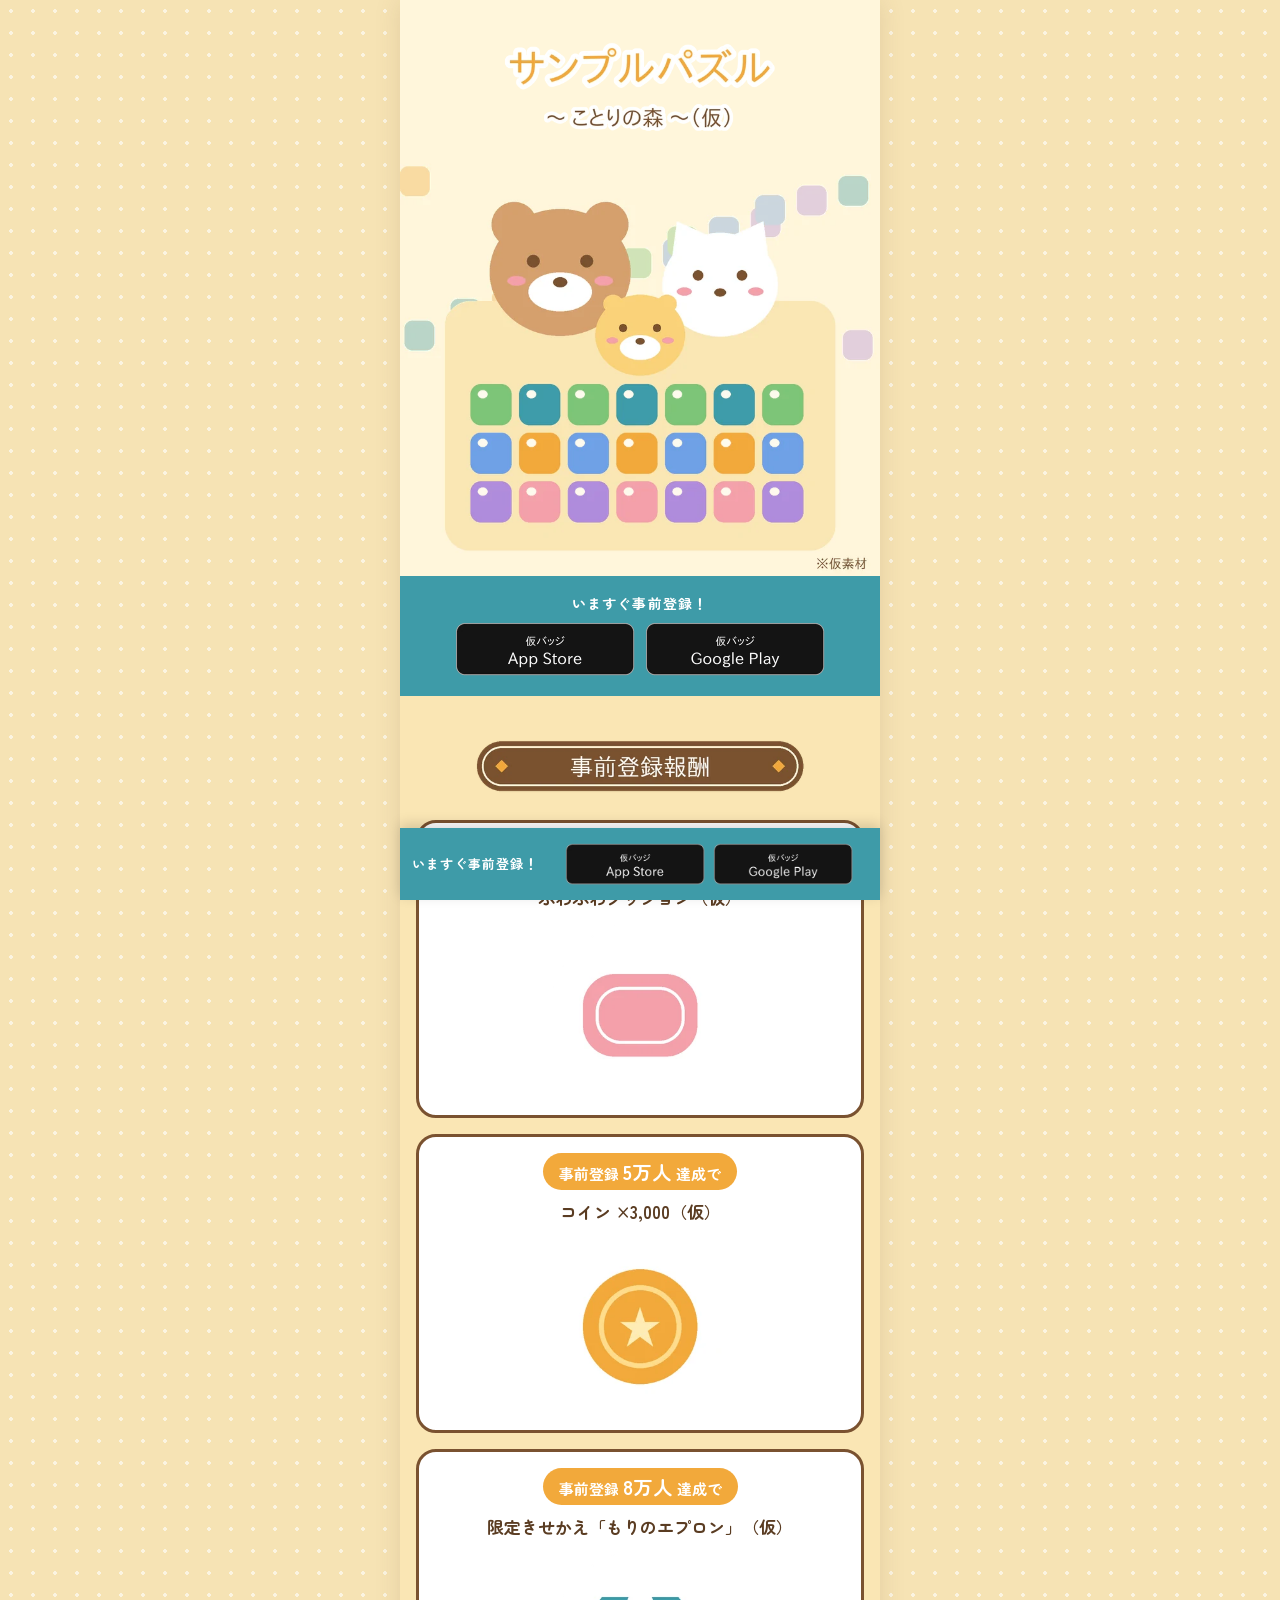
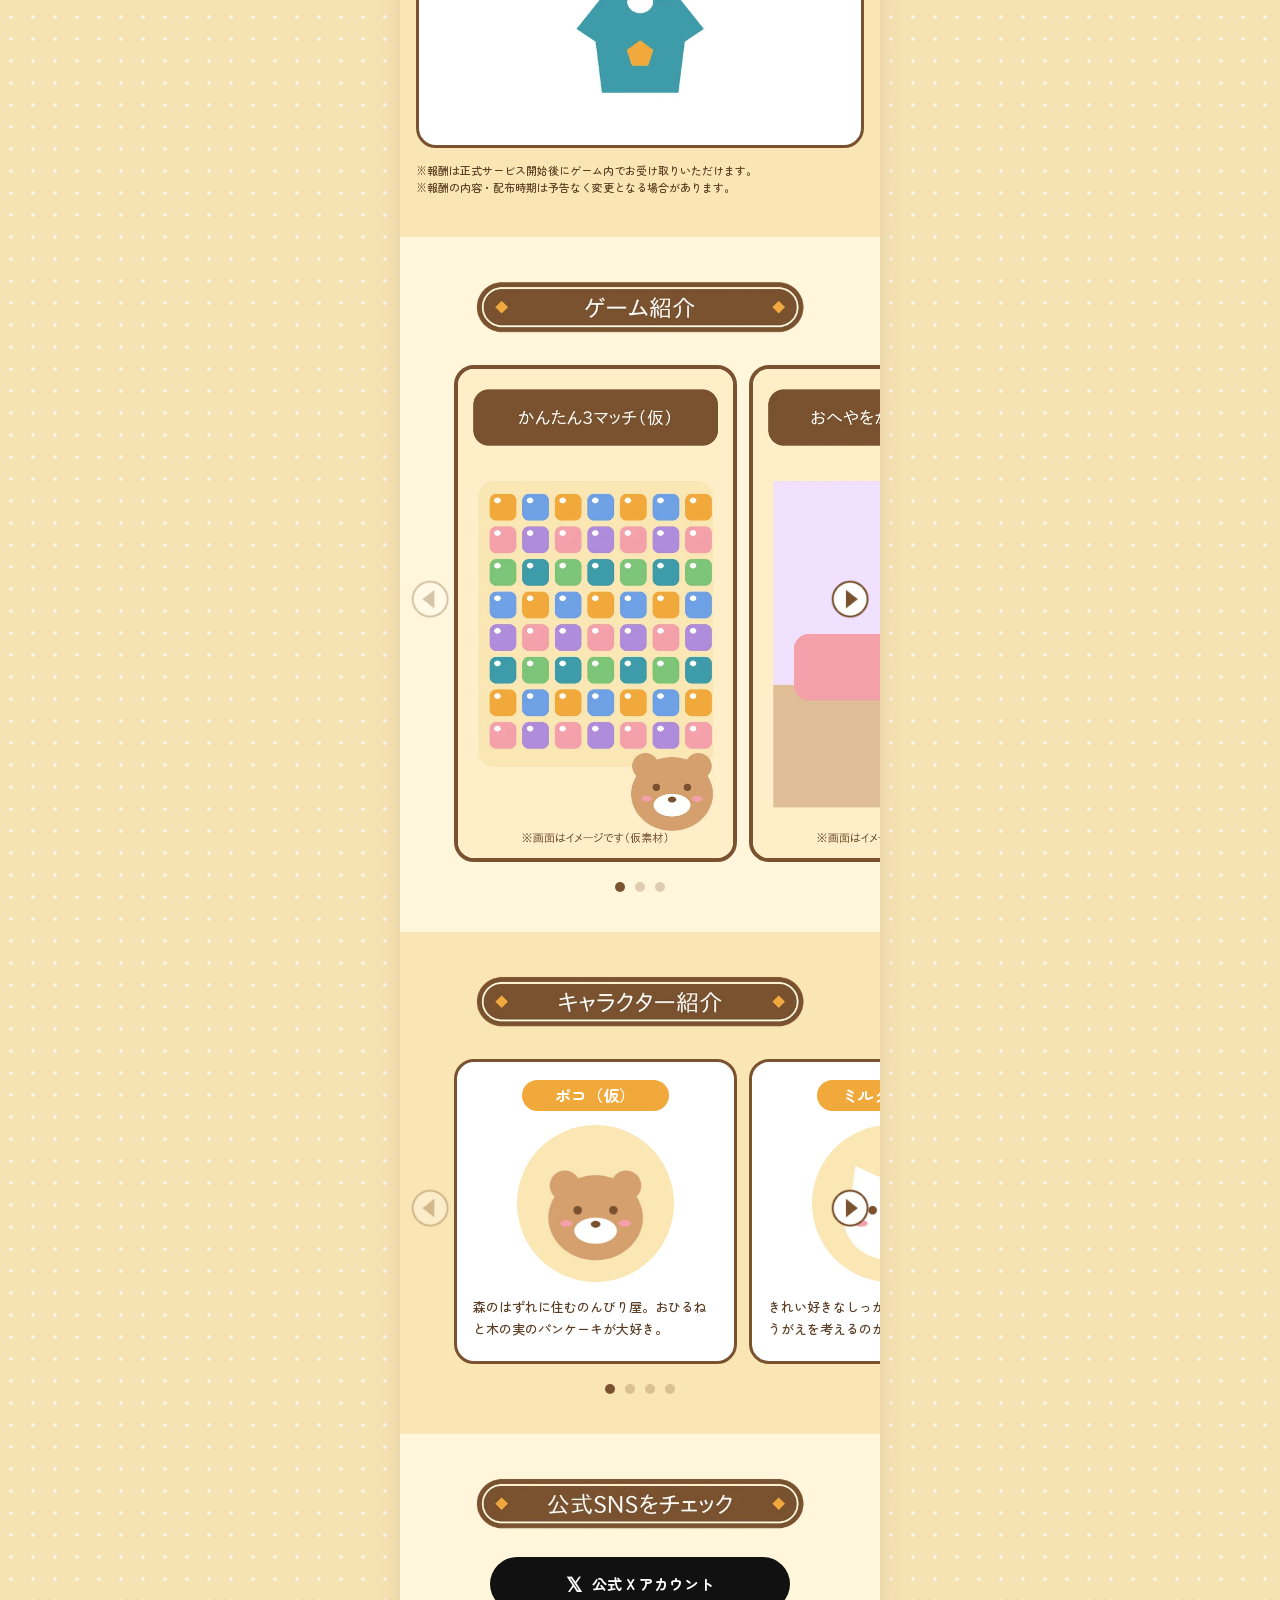
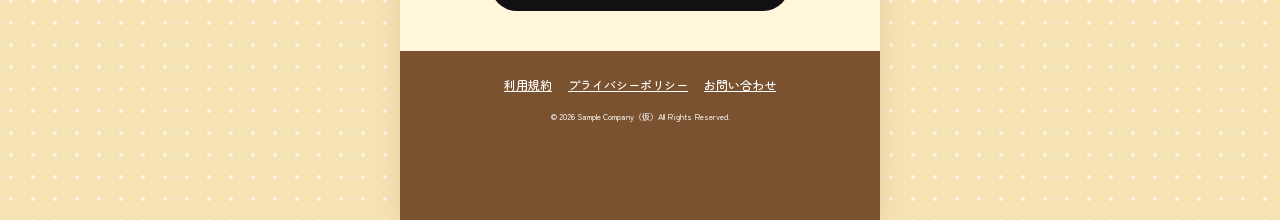
<file: lp/index.html>
<!DOCTYPE html>
<html lang="ja">
<head>
  <meta charset="UTF-8">
  <meta name="viewport" content="width=device-width, initial-scale=1, viewport-fit=cover">
  <title>サンプルパズル（仮）｜事前登録受付中</title>
  <meta name="description" content="かんたん3マッチパズル「サンプルパズル（仮）」の事前登録受付中！登録者数に応じて報酬をプレゼント。">

  <!-- OGP / Twitter カード（URL は config.js と合わせて管理） -->
  <meta property="og:type" content="website">
  <meta property="og:site_name" content="サンプルパズル（仮）">
  <meta property="og:title" content="サンプルパズル（仮）｜事前登録受付中">
  <meta property="og:description" content="かんたん3マッチパズル「サンプルパズル（仮）」の事前登録受付中！">
  <meta property="og:url" content="https://example.com/">
  <meta property="og:image" content="https://example.com/assets/img/ogp.png">
  <meta property="og:image:width" content="1200">
  <meta property="og:image:height" content="630">
  <meta property="og:locale" content="ja_JP">
  <meta name="twitter:card" content="summary_large_image">
  <meta name="twitter:site" content="@example_sample_puzzle">

  <link rel="preconnect" href="https://fonts.googleapis.com">
  <link rel="preconnect" href="https://fonts.gstatic.com" crossorigin>
  <!-- Web フォントは描画をブロックしないよう非同期で読み込む（届くまではシステムフォントで表示） -->
  <link rel="preload" as="style" href="https://fonts.googleapis.com/css2?family=Zen+Maru+Gothic:wght@500;700&display=swap" onload="this.onload=null;this.rel='stylesheet'">
  <noscript><link rel="stylesheet" href="https://fonts.googleapis.com/css2?family=Zen+Maru+Gothic:wght@500;700&display=swap"></noscript>
  <link rel="stylesheet" href="assets/css/style.css">
  <link rel="preload" as="image" href="assets/img/kv.webp" fetchpriority="high">

  <!-- OS 判定: 描画前に判定してボタンのちらつきを防ぐ。判定不可（PC 等）は両方表示 -->
  <script>
    (function () {
      var ua = navigator.userAgent;
      var os = "other";
      if (/iPhone|iPad|iPod/.test(ua) || (/Macintosh/.test(ua) && navigator.maxTouchPoints > 1)) os = "ios";
      else if (/Android/.test(ua)) os = "android";
      document.documentElement.setAttribute("data-os", os);
    })();
  </script>
  <script src="assets/js/config.js" defer></script>
  <script src="assets/js/main.js" defer></script>
</head>
<body>
  <div class="page">
    <main>
      <!-- S01 KV -->
      <header class="kv" id="s01">
        <img class="kv__image" src="assets/img/kv.webp" width="750" height="900" alt="サンプルパズル（仮）のキャラクターたちとパズル画面のイメージ" fetchpriority="high">
        <h1 class="kv__logo">
          <img src="assets/img/logo.webp" width="600" height="220" alt="サンプルパズル 〜ことりの森〜（仮）" decoding="async">
        </h1>
      </header>

      <!-- S02 CTA -->
      <section class="cta" id="s02" aria-label="事前登録">
        <p class="cta__lead">いますぐ事前登録！</p>
        <div class="store-buttons">
          <a class="store-button store-button--ios" data-href="store.ios" href="#">
            <img src="assets/img/badge_appstore.webp" width="360" height="108" alt="App Store で事前登録" decoding="async">
          </a>
          <a class="store-button store-button--android" data-href="store.android" href="#">
            <img src="assets/img/badge_googleplay.webp" width="360" height="108" alt="Google Play で事前登録" decoding="async">
          </a>
        </div>
      </section>

      <!-- S03 報酬 -->
      <section class="section reward" id="s03">
        <h2 class="section__heading">
          <img src="assets/img/h_reward.webp" width="640" height="110" alt="事前登録報酬" loading="lazy" decoding="async">
        </h2>
        <ol class="reward__list">
          <li class="reward-card">
            <p class="reward-card__count">事前登録 <strong>3万人</strong> 達成で</p>
            <p class="reward-card__name">ふわふわクッション（仮）</p>
            <img class="reward-card__image" src="assets/img/reward_1.webp" width="400" height="300" alt="" loading="lazy" decoding="async">
          </li>
          <li class="reward-card">
            <p class="reward-card__count">事前登録 <strong>5万人</strong> 達成で</p>
            <p class="reward-card__name">コイン ×3,000（仮）</p>
            <img class="reward-card__image" src="assets/img/reward_2.webp" width="400" height="300" alt="" loading="lazy" decoding="async">
          </li>
          <li class="reward-card">
            <p class="reward-card__count">事前登録 <strong>8万人</strong> 達成で</p>
            <p class="reward-card__name">限定きせかえ「もりのエプロン」（仮）</p>
            <img class="reward-card__image" src="assets/img/reward_3.webp" width="400" height="300" alt="" loading="lazy" decoding="async">
          </li>
        </ol>
        <p class="reward__note">
          ※報酬は正式サービス開始後にゲーム内でお受け取りいただけます。<br>
          ※報酬の内容・配布時期は予告なく変更となる場合があります。
        </p>
      </section>

      <!-- S04 ゲーム紹介 -->
      <section class="section game" id="s04">
        <h2 class="section__heading">
          <img src="assets/img/h_game.webp" width="640" height="110" alt="ゲーム紹介" loading="lazy" decoding="async">
        </h2>
        <div class="slider slider--screens" data-slider aria-label="ゲーム画面" aria-roledescription="carousel">
          <button class="slider__arrow slider__arrow--prev" type="button" aria-label="前のゲーム画面">
            <img src="assets/img/arrow_left.webp" width="96" height="96" alt="" loading="lazy" decoding="async">
          </button>
          <ul class="slider__track">
            <li class="slider__slide">
              <img class="screen" src="assets/img/ss_1.webp" width="540" height="960" alt="ゲーム画面1: 同じ色のブロックを3つそろえて消すパズル" loading="lazy" decoding="async">
            </li>
            <li class="slider__slide">
              <img class="screen" src="assets/img/ss_2.webp" width="540" height="960" alt="ゲーム画面2: 家具を置いておへやをかざる画面" loading="lazy" decoding="async">
            </li>
            <li class="slider__slide">
              <img class="screen" src="assets/img/ss_3.webp" width="540" height="960" alt="ゲーム画面3: なかまのキャラクター一覧" loading="lazy" decoding="async">
            </li>
          </ul>
          <button class="slider__arrow slider__arrow--next" type="button" aria-label="次のゲーム画面">
            <img src="assets/img/arrow_right.webp" width="96" height="96" alt="" loading="lazy" decoding="async">
          </button>
          <div class="slider__dots"></div>
        </div>
      </section>

      <!-- S05 キャラ紹介 -->
      <section class="section chara" id="s05">
        <h2 class="section__heading">
          <img src="assets/img/h_chara.webp" width="640" height="110" alt="キャラクター紹介" loading="lazy" decoding="async">
        </h2>
        <div class="slider slider--chara" data-slider aria-label="キャラクター" aria-roledescription="carousel">
          <button class="slider__arrow slider__arrow--prev" type="button" aria-label="前のキャラクター">
            <img src="assets/img/arrow_left.webp" width="96" height="96" alt="" loading="lazy" decoding="async">
          </button>
          <ul class="slider__track">
            <li class="slider__slide">
              <article class="chara-card">
                <h3 class="chara-card__name">ポコ（仮）</h3>
                <img class="chara-card__image" src="assets/img/chara_1.webp" width="400" height="400" alt="" loading="lazy" decoding="async">
                <p class="chara-card__text">森のはずれに住むのんびり屋。おひるねと木の実のパンケーキが大好き。</p>
              </article>
            </li>
            <li class="slider__slide">
              <article class="chara-card">
                <h3 class="chara-card__name">ミルク（仮）</h3>
                <img class="chara-card__image" src="assets/img/chara_2.webp" width="400" height="400" alt="" loading="lazy" decoding="async">
                <p class="chara-card__text">きれい好きなしっかり者。おへやのもようがえを考えるのが得意。</p>
              </article>
            </li>
            <li class="slider__slide">
              <article class="chara-card">
                <h3 class="chara-card__name">モカ（仮）</h3>
                <img class="chara-card__image" src="assets/img/chara_3.webp" width="400" height="400" alt="" loading="lazy" decoding="async">
                <p class="chara-card__text">元気いっぱいの食いしんぼう。ちょこちょこ走り回ってブロックを集める。</p>
              </article>
            </li>
            <li class="slider__slide">
              <article class="chara-card">
                <h3 class="chara-card__name">ソラ（仮）</h3>
                <img class="chara-card__image" src="assets/img/chara_4.webp" width="400" height="400" alt="" loading="lazy" decoding="async">
                <p class="chara-card__text">空をながめるのが好きな物知り。みんなにパズルのコツを教えてくれる。</p>
              </article>
            </li>
          </ul>
          <button class="slider__arrow slider__arrow--next" type="button" aria-label="次のキャラクター">
            <img src="assets/img/arrow_right.webp" width="96" height="96" alt="" loading="lazy" decoding="async">
          </button>
          <div class="slider__dots"></div>
        </div>
      </section>

      <!-- S06 SNS -->
      <section class="section sns" id="s06">
        <h2 class="section__heading">
          <img src="assets/img/h_sns.webp" width="640" height="110" alt="公式SNSをチェックしてね" loading="lazy" decoding="async">
        </h2>
        <a class="sns__button" data-href="sns.x" href="#">
          <span class="sns__icon" aria-hidden="true">𝕏</span>
          <span>公式 X アカウント</span>
        </a>
      </section>
    </main>

    <!-- S07 フッター -->
    <footer class="footer" id="s07">
      <ul class="footer__links">
        <li><a data-href="footer.terms" href="#">利用規約</a></li>
        <li><a data-href="footer.privacy" href="#">プライバシーポリシー</a></li>
        <li><a data-href="footer.contact" href="#">お問い合わせ</a></li>
      </ul>
      <p class="footer__copy"><small>&copy; 2026 Sample Company（仮）All Rights Reserved.</small></p>
    </footer>
  </div>

  <!-- C01 追従 CTA バー（S02 と同デザイン・常時表示） -->
  <aside class="follow-bar" id="c01" aria-label="事前登録">
    <div class="follow-bar__inner">
      <p class="cta__lead">いますぐ事前登録！</p>
      <div class="store-buttons">
        <a class="store-button store-button--ios" data-href="store.ios" href="#">
          <img src="assets/img/badge_appstore.webp" width="360" height="108" alt="App Store で事前登録" loading="lazy" decoding="async">
        </a>
        <a class="store-button store-button--android" data-href="store.android" href="#">
          <img src="assets/img/badge_googleplay.webp" width="360" height="108" alt="Google Play で事前登録" loading="lazy" decoding="async">
        </a>
      </div>
    </div>
  </aside>
</body>
</html>
</file>
<file: lp/assets/css/style.css>
/* ==========================================================================
   事前登録 LP サンプル
   - SP 優先（375px 基準）。ブレークポイントなし
   - 480px までは流体、超えたら幅固定で中央寄せ。背景は全幅
   ========================================================================== */

:root {
  --page-max: 480px;
  --bar-h: 72px; /* C01 の高さ */

  --c-bg-outer: #f6e3b4;
  --c-bg: #fff6dc;
  --c-bg-dark: #fae6b4;
  --c-text: #5a3c22;
  --c-brown: #7a5230;
  --c-teal: #3e9ba8;
  --c-orange: #f2a93b;
  --c-white: #fff;

  --font-body: "Zen Maru Gothic", "Hiragino Maru Gothic ProN", "BIZ UDPGothic", "Meiryo", sans-serif;
}

*,
*::before,
*::after {
  box-sizing: border-box;
}

html {
  -webkit-text-size-adjust: 100%;
}

body {
  margin: 0;
  font-family: var(--font-body);
  font-weight: 500;
  font-size: 15px;
  line-height: 1.7;
  color: var(--c-text);
  /* 全幅背景（PC で左右に見える部分） */
  background-color: var(--c-bg-outer);
  background-image: radial-gradient(rgba(255, 255, 255, 0.6) 2px, transparent 2px);
  background-size: 22px 22px;
}

img {
  display: block;
  max-width: 100%;
  height: auto;
}

ul,
ol {
  margin: 0;
  padding: 0;
  list-style: none;
}

h1,
h2,
h3,
p {
  margin: 0;
}

a {
  color: inherit;
}

/* ---------- ページ枠 ---------- */
.page {
  max-width: var(--page-max);
  margin: 0 auto;
  background: var(--c-bg);
  box-shadow: 0 0 24px rgba(122, 82, 48, 0.15);
}

/* ---------- S01 KV ---------- */
.kv {
  position: relative;
}

.kv__logo {
  position: absolute;
  left: 50%;
  top: 3%;
  width: 78%;
  transform: translateX(-50%);
}

/* ---------- S02 / C01 共通 CTA ---------- */
.cta {
  padding: 16px 16px 20px;
  background: var(--c-teal);
  text-align: center;
}

.cta__lead {
  margin-bottom: 6px;
  font-size: 14px;
  font-weight: 700;
  color: var(--c-white);
  letter-spacing: 0.08em;
}

.store-buttons {
  display: flex;
  justify-content: center;
  gap: 10px;
}

.store-button {
  display: block;
  width: min(48%, 180px);
  transition: transform 0.15s;
}

.store-button:active {
  transform: scale(0.96);
}

/* OS 判定: iOS / Android は 1 つだけ表示。判定不可（PC 等）は両方表示 */
[data-os="ios"] .store-button--android,
[data-os="android"] .store-button--ios {
  display: none;
}

[data-os="ios"] .store-button,
[data-os="android"] .store-button {
  width: min(60%, 220px);
}

/* ---------- C01 追従 CTA バー ---------- */
/* 初期表示から常に画面下部に固定表示 */
.follow-bar {
  position: fixed;
  left: 0;
  right: 0;
  bottom: 0;
  z-index: 100;
}

.follow-bar__inner {
  display: flex;
  align-items: center;
  justify-content: center;
  gap: 12px;
  max-width: var(--page-max);
  min-height: calc(var(--bar-h) + env(safe-area-inset-bottom));
  margin: 0 auto;
  padding: 8px 12px calc(8px + env(safe-area-inset-bottom));
  background: var(--c-teal);
  box-shadow: 0 -4px 12px rgba(0, 0, 0, 0.15);
}

/* バーは高さを抑えるため、リード文とボタンを横並びにする */
.follow-bar .cta__lead {
  margin: 0;
  font-size: 13px;
  line-height: 1.4;
  white-space: nowrap;
}

.follow-bar .store-buttons {
  flex: 0 1 auto;
  min-width: 0;
  gap: 8px;
}

/* 狭い画面でボタンが 2 つ並ぶ場合（PC 等の判定不可）は、はみ出さないよう縮める */
.follow-bar .store-button {
  flex: 0 1 140px;
  min-width: 0;
  width: auto;
}

[data-os="ios"] .follow-bar .store-button,
[data-os="android"] .follow-bar .store-button {
  flex-basis: 160px;
}

/* ---------- セクション共通 ---------- */
.section {
  padding: 36px 16px 40px;
}

.section:nth-of-type(even) {
  background: var(--c-bg-dark);
}

.section__heading {
  width: 88%;
  margin: 0 auto 20px;
}

/* ---------- S03 報酬 ---------- */
.reward__list {
  display: grid;
  gap: 16px;
}

.reward-card {
  padding: 16px 16px 8px;
  border: 3px solid var(--c-brown);
  border-radius: 20px;
  background: var(--c-white);
  text-align: center;
}

.reward-card__count {
  display: inline-block;
  padding: 2px 16px;
  border-radius: 999px;
  background: var(--c-orange);
  color: var(--c-white);
  font-weight: 700;
}

.reward-card__count strong {
  font-size: 1.3em;
}

.reward-card__name {
  margin-top: 8px;
  font-size: 17px;
  font-weight: 700;
}

.reward-card__image {
  width: 62%;
  margin: 4px auto 0;
}

.reward__note {
  margin-top: 14px;
  font-size: 11px;
  line-height: 1.6;
}

/* ---------- スライダー共通（S04 / S05） ---------- */
.slider {
  position: relative;
}

.slider__track {
  position: relative; /* offsetLeft の基準 */
  display: flex;
  gap: 12px;
  overflow-x: auto;
  scroll-snap-type: x mandatory;
  scrollbar-width: none;
  -webkit-overflow-scrolling: touch;
  /* 左右に前後スライドを少し見せる */
  padding: 4px 12% 8px;
  margin: 0 -16px;
}

.slider__track::-webkit-scrollbar {
  display: none;
}

.slider__slide {
  flex: 0 0 76%;
  scroll-snap-align: center;
  scroll-snap-stop: always;
}

.slider__arrow {
  position: absolute;
  top: 45%;
  z-index: 2;
  width: 40px;
  height: 40px;
  padding: 0;
  border: 0;
  background: none;
  cursor: pointer;
  transform: translateY(-50%);
  -webkit-tap-highlight-color: transparent;
  touch-action: manipulation; /* タップ時の遅延をなくす */
}

.slider__arrow {
  transition: opacity 0.15s;
}

.slider__arrow:disabled {
  opacity: 0.3;
  cursor: default;
  pointer-events: none;
}

.slider__arrow--prev {
  left: -6px;
}

.slider__arrow--next {
  right: -6px;
}

.slider__arrow:focus-visible,
.slider__dot:focus-visible {
  outline: 3px solid var(--c-orange);
  outline-offset: 2px;
  border-radius: 50%;
}

.slider__dots {
  display: flex;
  justify-content: center;
  gap: 10px;
  margin-top: 12px;
}

.slider__dot {
  width: 10px;
  height: 10px;
  padding: 0;
  border: 0;
  border-radius: 50%;
  background: rgba(122, 82, 48, 0.25);
  cursor: pointer;
  touch-action: manipulation;
  transition: background-color 0.15s;
}

.slider__dot.is-active {
  background: var(--c-brown);
}

/* S04 スクショ */
.screen {
  border: 4px solid var(--c-brown);
  border-radius: 20px;
  background: var(--c-white);
}

/* S05 キャラカード */
.chara-card {
  height: 100%;
  padding: 18px 16px 20px;
  border: 3px solid var(--c-brown);
  border-radius: 20px;
  background: var(--c-white);
  text-align: center;
}

.chara-card__name {
  display: inline-block;
  min-width: 60%;
  padding: 2px 16px;
  border-radius: 999px;
  background: var(--c-orange);
  color: var(--c-white);
  font-size: 16px;
}

.chara-card__image {
  width: 64%;
  margin: 14px auto;
  border-radius: 50%;
  /* 差し替え画像が正方形でなくても円形に切り抜く */
  aspect-ratio: 1 / 1;
  object-fit: cover;
}

.chara-card__text {
  font-size: 13px;
  text-align: left;
}

/* ---------- S06 SNS ---------- */
.sns {
  text-align: center;
}

.sns__button {
  display: inline-flex;
  align-items: center;
  justify-content: center;
  gap: 10px;
  width: min(80%, 300px);
  padding: 14px 20px;
  border-radius: 999px;
  background: #111;
  color: var(--c-white);
  font-weight: 700;
  text-decoration: none;
  transition: transform 0.15s;
}

.sns__button:active {
  transform: scale(0.96);
}

.sns__icon {
  font-size: 20px;
  line-height: 1;
}

/* ---------- S07 フッター ---------- */
.footer {
  padding: 24px 16px;
  /* C01 にフッターが隠れないよう、末尾にバー分の余白 */
  padding-bottom: calc(24px + var(--bar-h) + env(safe-area-inset-bottom));
  background: var(--c-brown);
  color: var(--c-white);
  text-align: center;
}

.footer__links {
  display: flex;
  flex-wrap: wrap;
  justify-content: center;
  gap: 4px 16px;
  font-size: 12px;
}

.footer__copy {
  margin-top: 12px;
  font-size: 10px;
  opacity: 0.85;
}
</file>
